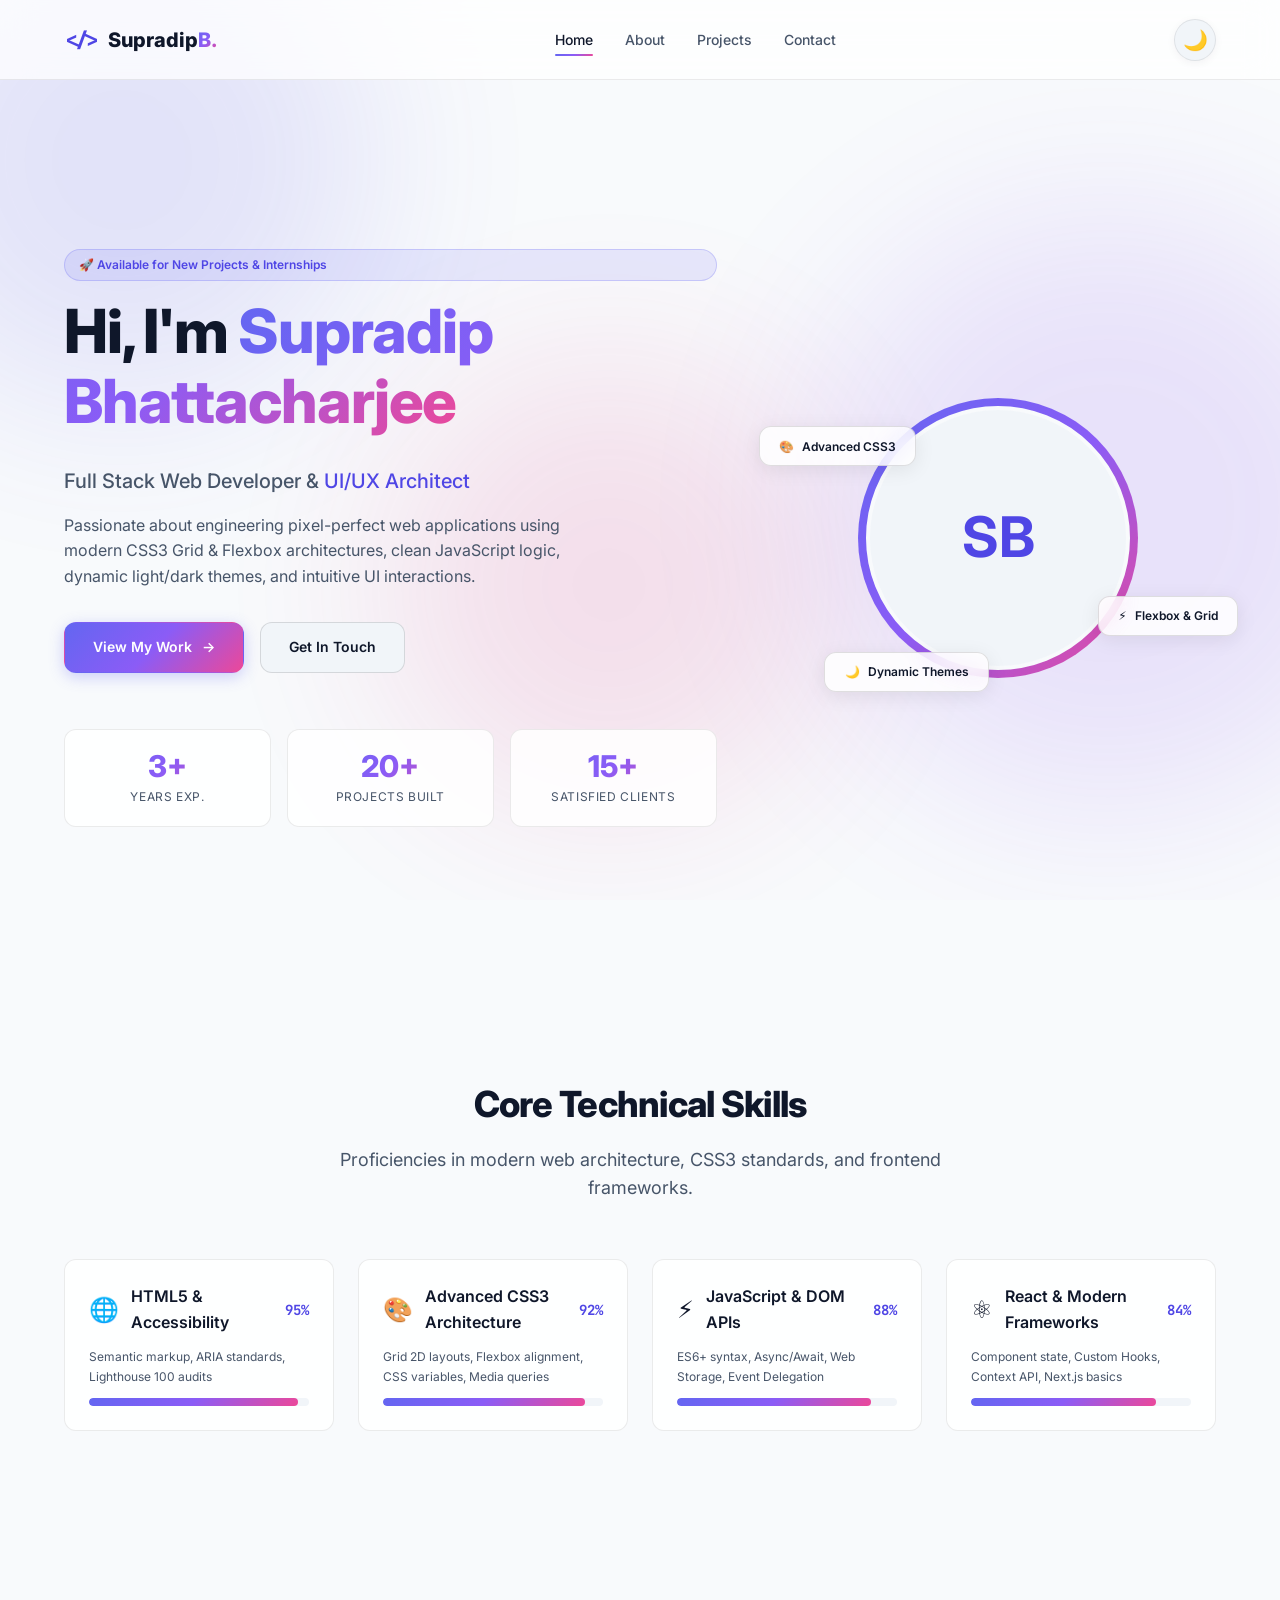
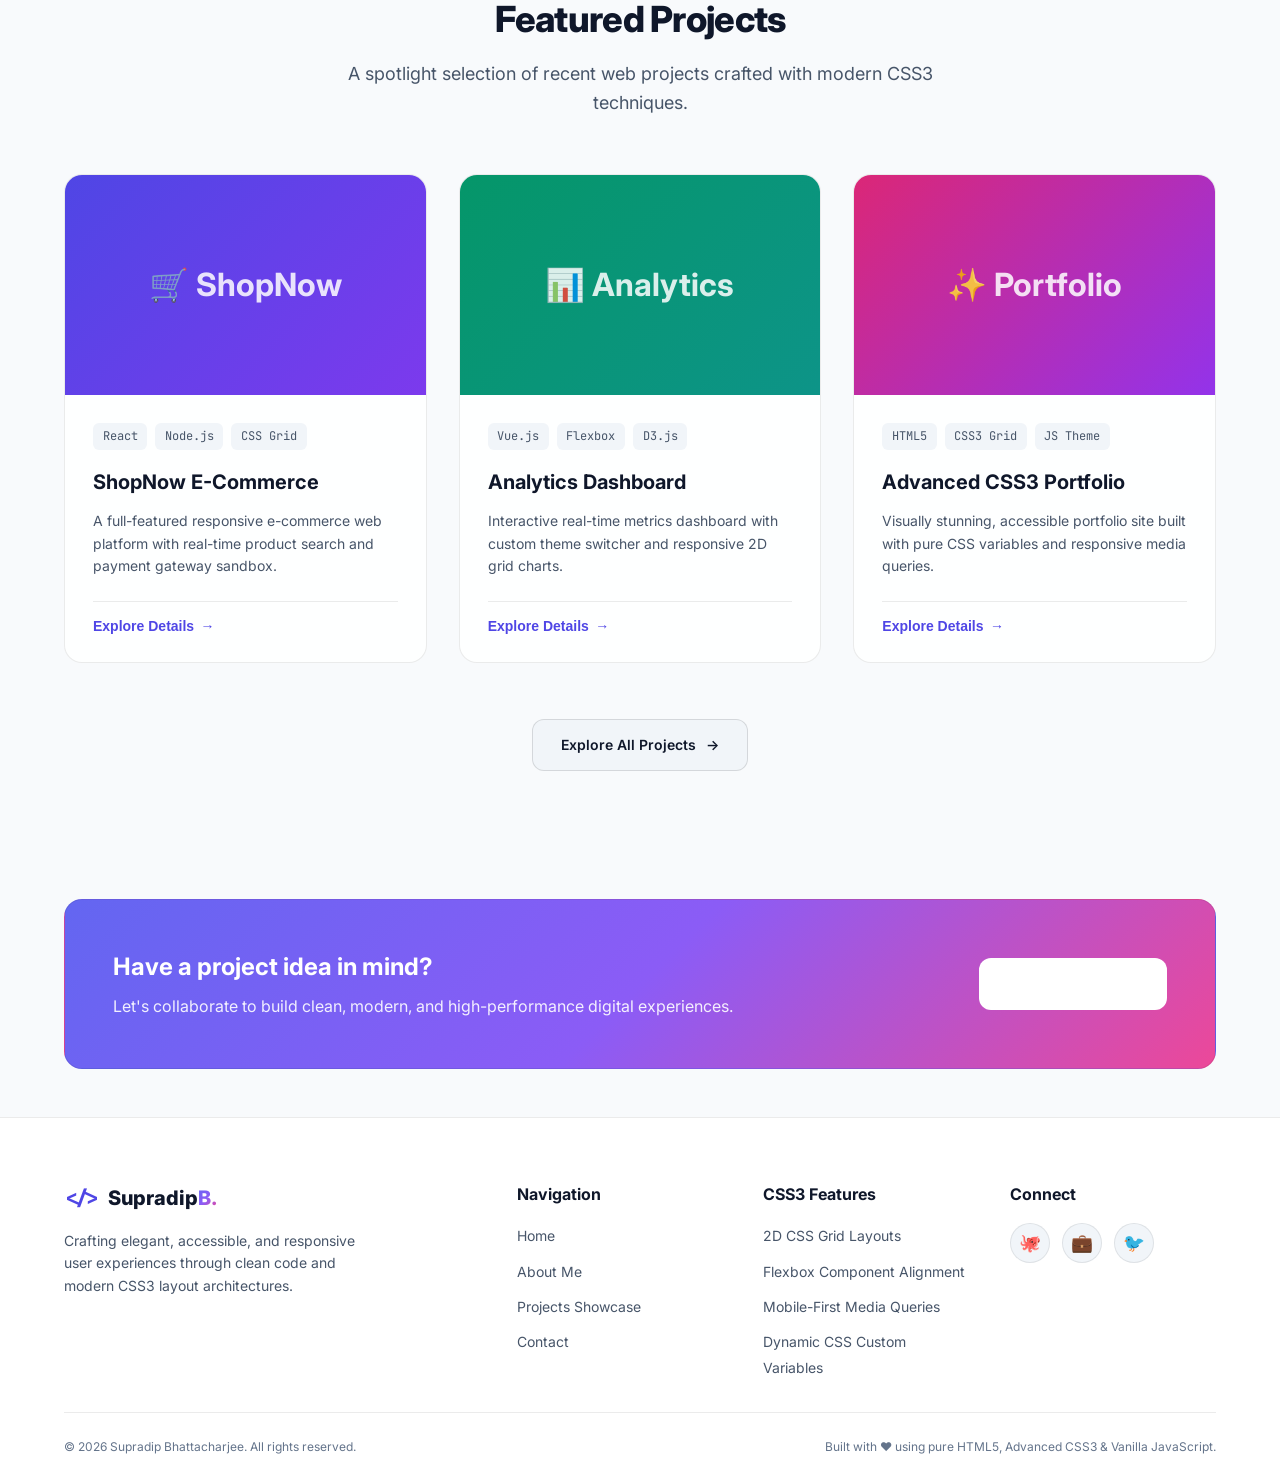
<file: index.html>
<!DOCTYPE html>
<html lang="en" data-theme="dark">
<head>
  <meta charset="UTF-8" />
  <meta name="viewport" content="width=device-width, initial-scale=1.0" />
  <meta name="description" content="Supradip Bhattacharjee — Full Stack Developer & UI/UX Designer. Explore modern CSS3 responsive portfolio, skills, projects, and contact info." />
  <meta name="keywords" content="Supradip Bhattacharjee, CSS3 Grid, Flexbox, Portfolio, Web Developer, Full Stack, UI UX" />
  <meta name="author" content="Supradip Bhattacharjee" />
  <meta property="og:title" content="Supradip Bhattacharjee | Advanced CSS3 Portfolio" />
  <meta property="og:description" content="Full Stack Developer & UI/UX Designer crafting visually stunning, responsive digital experiences." />
  <meta property="og:type" content="website" />
  <title>Supradip Bhattacharjee | Advanced CSS3 Portfolio</title>
  
  <!-- Modern Typography (Google Fonts) -->
  <link rel="preconnect" href="https://fonts.googleapis.com" />
  <link rel="preconnect" href="https://fonts.gstatic.com" crossorigin />
  <link href="https://fonts.googleapis.com/css2?family=Inter:wght@300;400;500;600;700;800&family=JetBrains+Mono:wght@400;500;700&display=swap" rel="stylesheet" />

  <!-- Stylesheets -->
  <link rel="stylesheet" href="css/styles.css" />

  <!-- Theme Handler Script (Prevents flash of unstyled theme) -->
  <script src="js/theme.js"></script>
</head>
<body>

  <!-- Background Ambient Glow Blobs -->
  <div class="bg-ambient" aria-hidden="true">
    <div class="ambient-blob blob-1"></div>
    <div class="ambient-blob blob-2"></div>
    <div class="ambient-blob blob-3"></div>
  </div>

  <!-- Skip Navigation for Accessibility -->
  <a href="#main-content" class="btn btn-primary" style="position: absolute; top: -100px; left: 1rem; z-index: 999; transition: top 0.2s;" onfocus="this.style.top='1rem'" onblur="this.style.top='-100px'">Skip to main content</a>

  <!-- ==========================================================================
       HEADER & NAVIGATION BAR (Flexbox Alignment & Sticky Glass Header)
       ========================================================================== -->
  <header class="site-header" role="banner">
    <div class="container navbar">
      <!-- Brand Logo -->
      <a href="index.html" class="nav-logo" aria-label="Supradip Bhattacharjee Home">
        <span class="logo-code">&lt;/&gt;</span>
        <span>Supradip<span class="logo-accent">B.</span></span>
      </a>

      <!-- Desktop Nav Links (Flexbox) -->
      <nav aria-label="Main Navigation">
        <ul class="nav-menu" role="list">
          <li><a href="index.html" class="nav-link active" aria-current="page">Home</a></li>
          <li><a href="about.html" class="nav-link">About</a></li>
          <li><a href="projects.html" class="nav-link">Projects</a></li>
          <li><a href="contact.html" class="nav-link">Contact</a></li>
        </ul>
      </nav>

      <!-- Navigation Controls (Theme Switcher & Mobile Toggle) -->
      <div class="nav-controls">
        <!-- Dynamic Light/Dark Theme Switcher Toggle -->
        <button class="theme-toggle-btn" aria-label="Toggle Light/Dark Theme" title="Toggle Light/Dark Theme">
          <span class="theme-icon-sun" aria-hidden="true">☀️</span>
          <span class="theme-icon-moon" aria-hidden="true">🌙</span>
        </button>

        <!-- Mobile Hamburger Button -->
        <button class="hamburger" id="hamburger-btn" aria-expanded="false" aria-label="Toggle Mobile Navigation Menu">
          <span class="hamburger-line" aria-hidden="true"></span>
          <span class="hamburger-line" aria-hidden="true"></span>
          <span class="hamburger-line" aria-hidden="true"></span>
        </button>
      </div>
    </div>
  </header>

  <!-- Mobile Drawer Menu -->
  <aside class="mobile-nav" id="mobile-nav" aria-hidden="true">
    <ul class="mobile-nav-links" role="list">
      <li><a href="index.html" class="mobile-nav-link active">Home</a></li>
      <li><a href="about.html" class="mobile-nav-link">About</a></li>
      <li><a href="projects.html" class="mobile-nav-link">Projects</a></li>
      <li><a href="contact.html" class="mobile-nav-link">Contact</a></li>
    </ul>
  </aside>

  <!-- ==========================================================================
       MAIN CONTENT
       ========================================================================== -->
  <main id="main-content" tabindex="-1">

    <!-- ----------------------------------------------------------------------
         1. HERO SECTION (CSS Grid 2D Two-Column Architectural Layout)
         ---------------------------------------------------------------------- -->
    <section class="section hero-section" aria-labelledby="hero-title">
      <div class="container">
        <div class="hero-grid">
          
          <!-- Column 1: Hero Text & Call to Action (Flexbox alignment) -->
          <div class="hero-text flex-column gap-md fade-in-up">
            <div class="badge">
              <span>🚀 Available for New Projects & Internships</span>
            </div>
            
            <h1 id="hero-title" class="section-title" style="font-size: clamp(2.2rem, 5vw, 3.8rem); line-height: 1.15; text-align: left;">
              Hi, I'm <span class="gradient-text">Supradip Bhattacharjee</span>
            </h1>
            
            <p style="font-size: var(--fs-xl); color: var(--text-secondary); font-weight: var(--fw-medium);">
              Full Stack Web Developer &amp; <span style="color: var(--accent-primary);">UI/UX Architect</span>
            </p>
            
            <p style="color: var(--text-secondary); max-width: 540px; font-size: var(--fs-base);">
              Passionate about engineering pixel-perfect web applications using modern CSS3 Grid &amp; Flexbox architectures, clean JavaScript logic, dynamic light/dark themes, and intuitive UI interactions.
            </p>
            
            <!-- Hero CTA Buttons -->
            <div class="flex-wrap gap-md" style="margin-top: 1rem;">
              <a href="projects.html" class="btn btn-primary">
                <span>View My Work</span>
                <span aria-hidden="true">→</span>
              </a>
              <a href="contact.html" class="btn btn-secondary">
                <span>Get In Touch</span>
              </a>
            </div>

            <!-- Stats Grid Component (CSS Grid 2D) -->
            <div class="stats-grid" role="list" aria-label="Career Statistics">
              <div class="stat-card" role="listitem">
                <div class="stat-number" data-target="3" data-suffix="+">3+</div>
                <div class="stat-label">Years Exp.</div>
              </div>
              <div class="stat-card" role="listitem">
                <div class="stat-number" data-target="20" data-suffix="+">20+</div>
                <div class="stat-label">Projects Built</div>
              </div>
              <div class="stat-card" role="listitem">
                <div class="stat-number" data-target="15" data-suffix="+">15+</div>
                <div class="stat-label">Satisfied Clients</div>
              </div>
            </div>
          </div>

          <!-- Column 2: Avatar Visual & Micro-animated Floating Badges -->
          <div class="hero-visual-container fade-in-up delay-2">
            <div class="avatar-wrapper">
              <div class="avatar-fallback">SB</div>
            </div>

            <!-- Floating Glass Badges -->
            <div class="floating-badge floating-badge-1">
              <span>🎨</span> <span>Advanced CSS3</span>
            </div>
            <div class="floating-badge floating-badge-2">
              <span>⚡</span> <span>Flexbox &amp; Grid</span>
            </div>
            <div class="floating-badge floating-badge-3">
              <span>🌙</span> <span>Dynamic Themes</span>
            </div>
          </div>

        </div>
      </div>
    </section>

    <!-- ----------------------------------------------------------------------
         2. CORE SKILLS SECTION (CSS Grid Multi-Column Auto Layout)
         ---------------------------------------------------------------------- -->
    <section class="section" aria-labelledby="skills-title">
      <div class="container">
        <header class="section-header fade-in-up">
          <h2 id="skills-title" class="section-title">Core Technical Skills</h2>
          <p class="section-subtitle">Proficiencies in modern web architecture, CSS3 standards, and frontend frameworks.</p>
        </header>

        <!-- 2D CSS Grid Layout for Skill Cards -->
        <div class="skills-grid" role="list">
          
          <!-- Skill Card 1 -->
          <article class="skill-card fade-in-up delay-1" role="listitem">
            <div class="skill-header">
              <div class="skill-title-wrap">
                <span class="skill-icon" aria-hidden="true">🌐</span>
                <h3 class="skill-name">HTML5 &amp; Accessibility</h3>
              </div>
              <span class="skill-percentage">95%</span>
            </div>
            <p style="font-size: var(--fs-xs); color: var(--text-secondary);">Semantic markup, ARIA standards, Lighthouse 100 audits</p>
            <div class="skill-track">
              <div class="skill-fill" data-target="95%"></div>
            </div>
          </article>

          <!-- Skill Card 2 -->
          <article class="skill-card fade-in-up delay-2" role="listitem">
            <div class="skill-header">
              <div class="skill-title-wrap">
                <span class="skill-icon" aria-hidden="true">🎨</span>
                <h3 class="skill-name">Advanced CSS3 Architecture</h3>
              </div>
              <span class="skill-percentage">92%</span>
            </div>
            <p style="font-size: var(--fs-xs); color: var(--text-secondary);">Grid 2D layouts, Flexbox alignment, CSS variables, Media queries</p>
            <div class="skill-track">
              <div class="skill-fill" data-target="92%"></div>
            </div>
          </article>

          <!-- Skill Card 3 -->
          <article class="skill-card fade-in-up delay-3" role="listitem">
            <div class="skill-header">
              <div class="skill-title-wrap">
                <span class="skill-icon" aria-hidden="true">⚡</span>
                <h3 class="skill-name">JavaScript &amp; DOM APIs</h3>
              </div>
              <span class="skill-percentage">88%</span>
            </div>
            <p style="font-size: var(--fs-xs); color: var(--text-secondary);">ES6+ syntax, Async/Await, Web Storage, Event Delegation</p>
            <div class="skill-track">
              <div class="skill-fill" data-target="88%"></div>
            </div>
          </article>

          <!-- Skill Card 4 -->
          <article class="skill-card fade-in-up delay-4" role="listitem">
            <div class="skill-header">
              <div class="skill-title-wrap">
                <span class="skill-icon" aria-hidden="true">⚛️</span>
                <h3 class="skill-name">React &amp; Modern Frameworks</h3>
              </div>
              <span class="skill-percentage">84%</span>
            </div>
            <p style="font-size: var(--fs-xs); color: var(--text-secondary);">Component state, Custom Hooks, Context API, Next.js basics</p>
            <div class="skill-track">
              <div class="skill-fill" data-target="84%"></div>
            </div>
          </article>

        </div>
      </div>
    </section>

    <!-- ----------------------------------------------------------------------
         3. FEATURED PROJECTS SECTION (CSS Grid 2D Showcase Cards)
         ---------------------------------------------------------------------- -->
    <section class="section" aria-labelledby="featured-projects-title">
      <div class="container">
        <header class="section-header fade-in-up">
          <h2 id="featured-projects-title" class="section-title">Featured Projects</h2>
          <p class="section-subtitle">A spotlight selection of recent web projects crafted with modern CSS3 techniques.</p>
        </header>

        <!-- 2D CSS Grid Layout for Projects Showcase -->
        <div class="projects-grid">
          
          <!-- Project 1 -->
          <article class="project-card fade-in-up delay-1" data-category="fullstack">
            <div class="project-img-box">
              <div class="project-img-placeholder" style="background: linear-gradient(135deg, #4f46e5 0%, #7c3aed 100%);">
                🛒 ShopNow
              </div>
              <div class="project-overlay">
                <button class="btn btn-primary open-modal-btn" data-project-id="shopnow">Quick View</button>
              </div>
            </div>
            <div class="project-content">
              <div class="project-tags">
                <span class="tag-chip">React</span>
                <span class="tag-chip">Node.js</span>
                <span class="tag-chip">CSS Grid</span>
              </div>
              <h3 class="project-title">ShopNow E-Commerce</h3>
              <p class="project-desc">A full-featured responsive e-commerce web platform with real-time product search and payment gateway sandbox.</p>
              <div class="project-footer">
                <button class="project-details-btn open-modal-btn" data-project-id="shopnow">
                  <span>Explore Details</span>
                  <span aria-hidden="true">→</span>
                </button>
              </div>
            </div>
          </article>

          <!-- Project 2 -->
          <article class="project-card fade-in-up delay-2" data-category="frontend">
            <div class="project-img-box">
              <div class="project-img-placeholder" style="background: linear-gradient(135deg, #059669 0%, #0d9488 100%);">
                📊 Analytics
              </div>
              <div class="project-overlay">
                <button class="btn btn-primary open-modal-btn" data-project-id="analytics">Quick View</button>
              </div>
            </div>
            <div class="project-content">
              <div class="project-tags">
                <span class="tag-chip">Vue.js</span>
                <span class="tag-chip">Flexbox</span>
                <span class="tag-chip">D3.js</span>
              </div>
              <h3 class="project-title">Analytics Dashboard</h3>
              <p class="project-desc">Interactive real-time metrics dashboard with custom theme switcher and responsive 2D grid charts.</p>
              <div class="project-footer">
                <button class="project-details-btn open-modal-btn" data-project-id="analytics">
                  <span>Explore Details</span>
                  <span aria-hidden="true">→</span>
                </button>
              </div>
            </div>
          </article>

          <!-- Project 3 -->
          <article class="project-card fade-in-up delay-3" data-category="uiux">
            <div class="project-img-box">
              <div class="project-img-placeholder" style="background: linear-gradient(135deg, #db2777 0%, #9333ea 100%);">
                ✨ Portfolio
              </div>
              <div class="project-overlay">
                <button class="btn btn-primary open-modal-btn" data-project-id="portfolio">Quick View</button>
              </div>
            </div>
            <div class="project-content">
              <div class="project-tags">
                <span class="tag-chip">HTML5</span>
                <span class="tag-chip">CSS3 Grid</span>
                <span class="tag-chip">JS Theme</span>
              </div>
              <h3 class="project-title">Advanced CSS3 Portfolio</h3>
              <p class="project-desc">Visually stunning, accessible portfolio site built with pure CSS variables and responsive media queries.</p>
              <div class="project-footer">
                <button class="project-details-btn open-modal-btn" data-project-id="portfolio">
                  <span>Explore Details</span>
                  <span aria-hidden="true">→</span>
                </button>
              </div>
            </div>
          </article>

        </div>

        <!-- Section CTA Button -->
        <div style="text-align: center; margin-top: 3.5rem;">
          <a href="projects.html" class="btn btn-secondary">
            <span>Explore All Projects</span>
            <span aria-hidden="true">→</span>
          </a>
        </div>

      </div>
    </section>

    <!-- ----------------------------------------------------------------------
         4. CALL TO ACTION BANNER (Glassmorphism & Flexbox Alignment)
         ---------------------------------------------------------------------- -->
    <section class="section" style="padding: 3rem 0;">
      <div class="container">
        <div class="glass-card flex-between flex-wrap gap-lg" style="background: var(--gradient-accent); color: #ffffff; padding: 3rem;">
          <div>
            <h2 style="font-size: var(--fs-2xl); font-weight: var(--fw-bold); margin-bottom: 0.5rem; color: #ffffff;">Have a project idea in mind?</h2>
            <p style="color: rgba(255, 255, 255, 0.9); font-size: var(--fs-base);">Let's collaborate to build clean, modern, and high-performance digital experiences.</p>
          </div>
          <a href="contact.html" class="btn" style="background: #ffffff; color: var(--text-inverse); font-weight: var(--fw-bold);">
            Let's Talk Together
          </a>
        </div>
      </div>
    </section>

  </main>

  <!-- ==========================================================================
       PROJECT MODAL WINDOW (Accessible Dialog Component)
       ========================================================================== -->
  <div class="modal-backdrop" id="project-modal" role="dialog" aria-modal="true" aria-labelledby="modal-title">
    <div class="modal-box">
      <button class="modal-close-btn" id="modal-close" aria-label="Close Project Modal Window">✕</button>
      
      <span class="badge" id="modal-category">Project Category</span>
      <h2 id="modal-title" style="margin: 0.75rem 0 1rem 0; font-size: var(--fs-2xl);">Project Details</h2>
      
      <p id="modal-desc" style="color: var(--text-secondary); font-size: var(--fs-base); margin-bottom: 1.5rem;">Project details description text will load here.</p>
      
      <div style="margin-bottom: 1.5rem;">
        <h4 style="font-size: var(--fs-sm); text-transform: uppercase; color: var(--text-muted); margin-bottom: 0.75rem;">Technologies Used</h4>
        <div id="modal-tags" class="project-tags"></div>
      </div>

      <div style="margin-bottom: 2rem;">
        <h4 style="font-size: var(--fs-sm); text-transform: uppercase; color: var(--text-muted); margin-bottom: 0.75rem;">Key Architecture Features</h4>
        <ul id="modal-features" style="list-style: none; display: flex; flex-direction: column; gap: 0.5rem; font-size: var(--fs-sm); color: var(--text-secondary);"></ul>
      </div>

      <div class="flex-wrap gap-md">
        <a id="modal-demo-link" href="#" target="_blank" class="btn btn-primary">Live Demo</a>
        <a id="modal-repo-link" href="#" target="_blank" class="btn btn-secondary">GitHub Source</a>
      </div>
    </div>
  </div>

  <!-- Back To Top Floating Scroll Button -->
  <button class="back-to-top" id="back-to-top" aria-label="Scroll back to top of page">↑</button>

  <!-- ==========================================================================
       FOOTER (CSS Grid Multi-Column Responsive Architecture)
       ========================================================================== -->
  <footer class="site-footer" role="contentinfo">
    <div class="container">
      <div class="footer-grid">
        
        <!-- Column 1: Brand Info -->
        <div class="footer-brand">
          <a href="index.html" class="nav-logo">
            <span class="logo-code">&lt;/&gt;</span>
            <span>Supradip<span class="logo-accent">B.</span></span>
          </a>
          <p class="footer-desc">
            Crafting elegant, accessible, and responsive user experiences through clean code and modern CSS3 layout architectures.
          </p>
        </div>

        <!-- Column 2: Quick Links -->
        <div>
          <h4 class="footer-col-title">Navigation</h4>
          <ul class="footer-links">
            <li><a href="index.html" class="footer-link">Home</a></li>
            <li><a href="about.html" class="footer-link">About Me</a></li>
            <li><a href="projects.html" class="footer-link">Projects Showcase</a></li>
            <li><a href="contact.html" class="footer-link">Contact</a></li>
          </ul>
        </div>

        <!-- Column 3: Tech Stack -->
        <div>
          <h4 class="footer-col-title">CSS3 Features</h4>
          <ul class="footer-links">
            <li><span class="footer-link">2D CSS Grid Layouts</span></li>
            <li><span class="footer-link">Flexbox Component Alignment</span></li>
            <li><span class="footer-link">Mobile-First Media Queries</span></li>
            <li><span class="footer-link">Dynamic CSS Custom Variables</span></li>
          </ul>
        </div>

        <!-- Column 4: Social Connect -->
        <div>
          <h4 class="footer-col-title">Connect</h4>
          <div class="social-links">
            <a href="https://github.com" target="_blank" class="social-icon-btn" aria-label="GitHub Profile">🐙</a>
            <a href="https://linkedin.com" target="_blank" class="social-icon-btn" aria-label="LinkedIn Profile">💼</a>
            <a href="https://twitter.com" target="_blank" class="social-icon-btn" aria-label="Twitter Profile">🐦</a>
          </div>
        </div>

      </div>

      <!-- Footer Bottom Copyright -->
      <div class="footer-bottom">
        <p>&copy; <span id="year"></span> Supradip Bhattacharjee. All rights reserved.</p>
        <p>Built with ❤️ using pure HTML5, Advanced CSS3 &amp; Vanilla JavaScript.</p>
      </div>
    </div>
  </footer>

  <!-- Scripts -->
  <script src="js/main.js"></script>
</body>
</html>
</file>
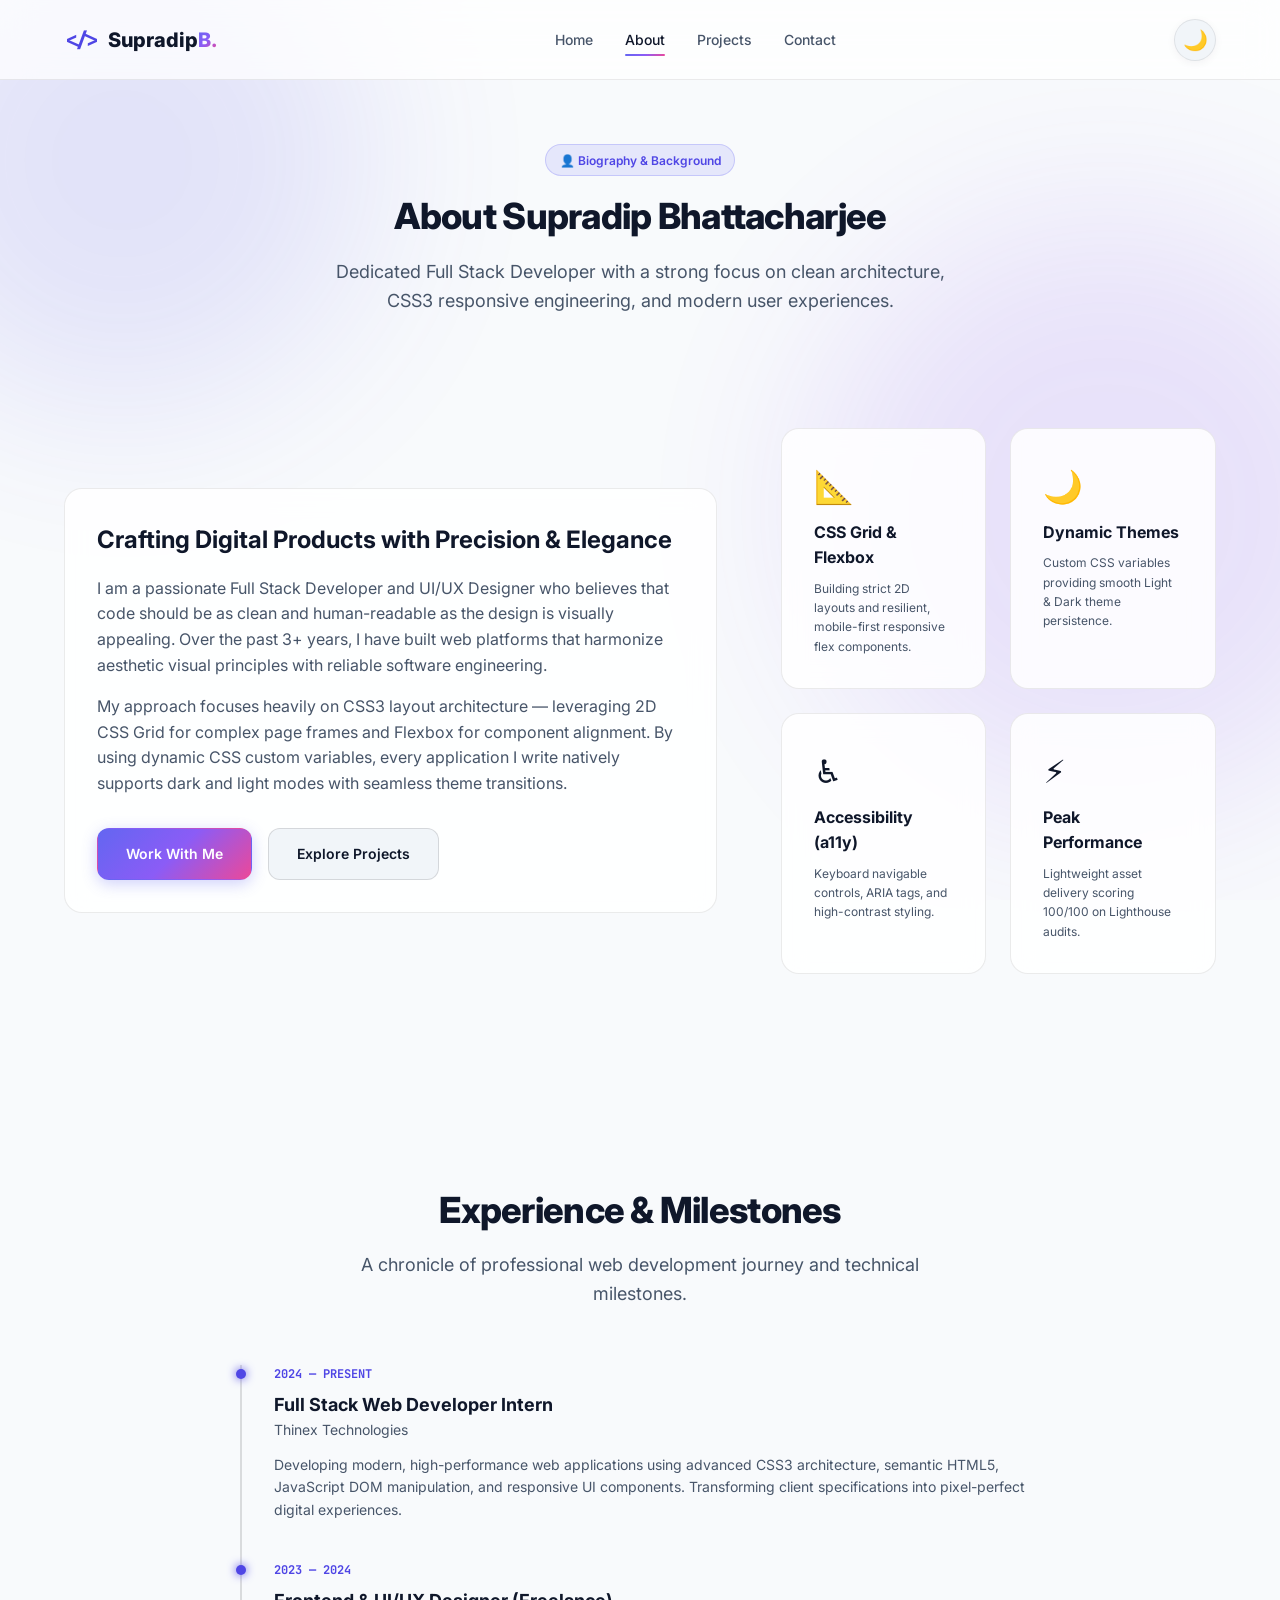
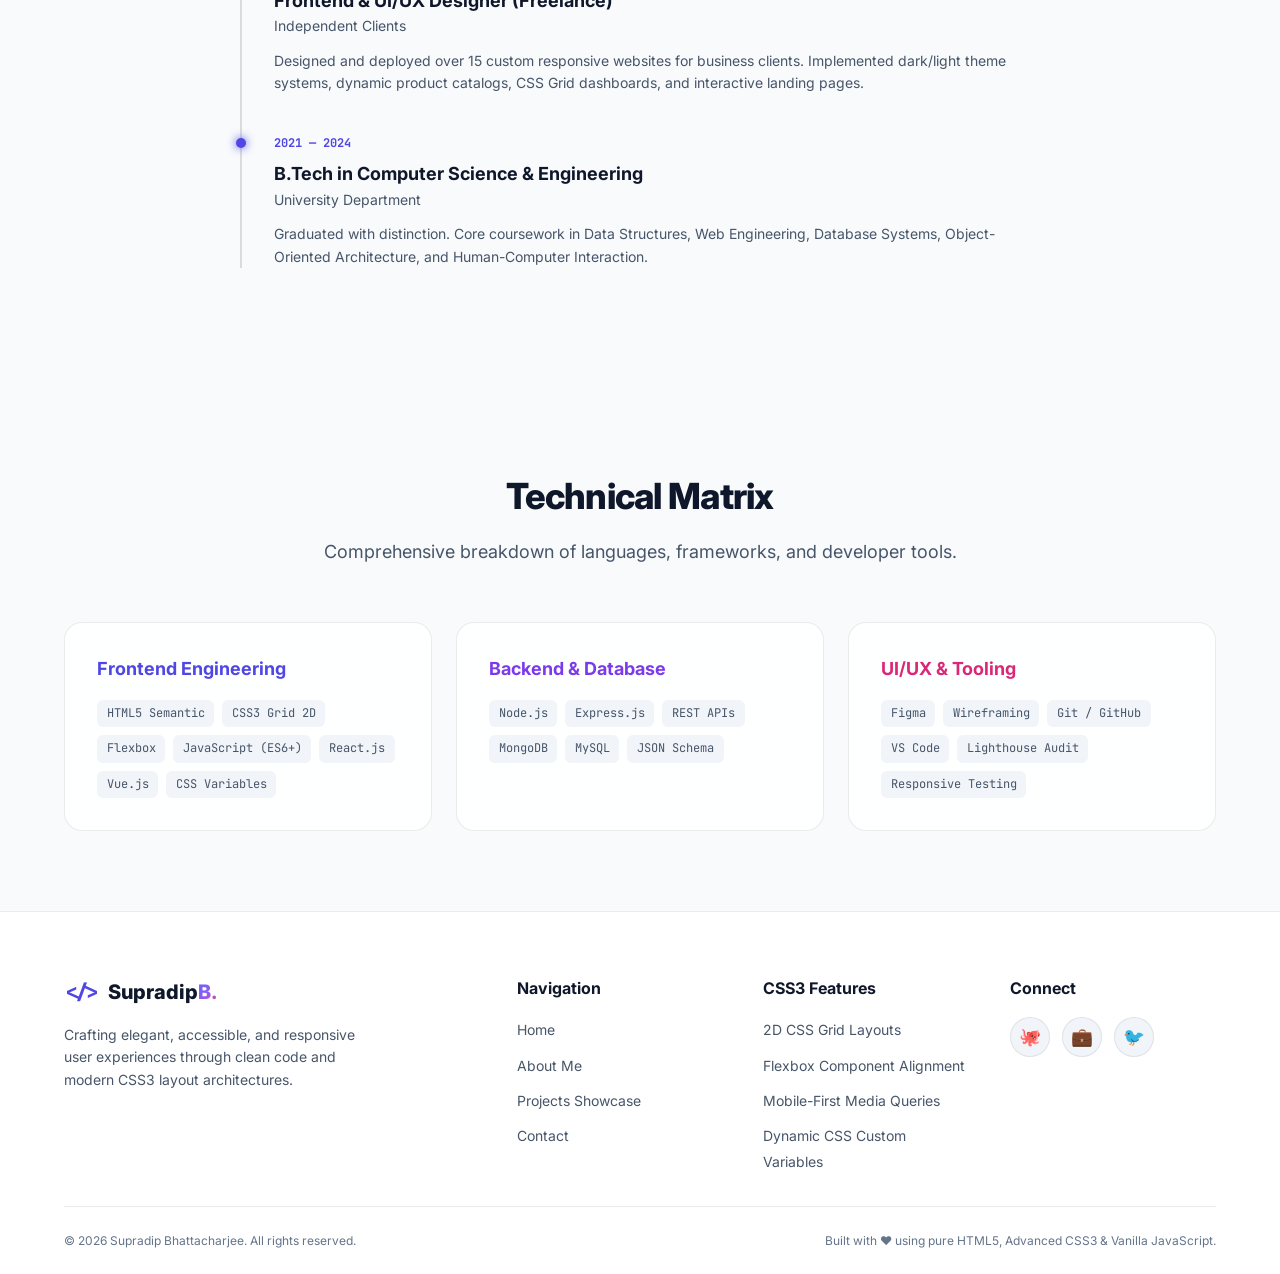
<file: about.html>
<!DOCTYPE html>
<html lang="en" data-theme="dark">
<head>
  <meta charset="UTF-8" />
  <meta name="viewport" content="width=device-width, initial-scale=1.0" />
  <meta name="description" content="About Supradip Bhattacharjee — Experience, education, web development background, and core philosophy." />
  <meta name="keywords" content="Supradip Bhattacharjee, About, Web Developer, CSS3 Grid, Flexbox, Full Stack Developer" />
  <meta name="author" content="Supradip Bhattacharjee" />
  <title>About Me | Supradip Bhattacharjee Portfolio</title>
  
  <!-- Modern Typography -->
  <link rel="preconnect" href="https://fonts.googleapis.com" />
  <link rel="preconnect" href="https://fonts.gstatic.com" crossorigin />
  <link href="https://fonts.googleapis.com/css2?family=Inter:wght@300;400;500;600;700;800&family=JetBrains+Mono:wght@400;500;700&display=swap" rel="stylesheet" />

  <!-- Stylesheets -->
  <link rel="stylesheet" href="css/styles.css" />

  <!-- Theme Handler Script -->
  <script src="js/theme.js"></script>
</head>
<body>

  <!-- Background Ambient Glow Blobs -->
  <div class="bg-ambient" aria-hidden="true">
    <div class="ambient-blob blob-1"></div>
    <div class="ambient-blob blob-2"></div>
  </div>

  <a href="#main-content" class="btn btn-primary" style="position: absolute; top: -100px; left: 1rem; z-index: 999; transition: top 0.2s;" onfocus="this.style.top='1rem'" onblur="this.style.top='-100px'">Skip to main content</a>

  <!-- ==========================================================================
       HEADER & NAVIGATION BAR
       ========================================================================== -->
  <header class="site-header" role="banner">
    <div class="container navbar">
      <a href="index.html" class="nav-logo" aria-label="Supradip Bhattacharjee Home">
        <span class="logo-code">&lt;/&gt;</span>
        <span>Supradip<span class="logo-accent">B.</span></span>
      </a>

      <nav aria-label="Main Navigation">
        <ul class="nav-menu" role="list">
          <li><a href="index.html" class="nav-link">Home</a></li>
          <li><a href="about.html" class="nav-link active" aria-current="page">About</a></li>
          <li><a href="projects.html" class="nav-link">Projects</a></li>
          <li><a href="contact.html" class="nav-link">Contact</a></li>
        </ul>
      </nav>

      <div class="nav-controls">
        <button class="theme-toggle-btn" aria-label="Toggle Light/Dark Theme">
          <span class="theme-icon-sun" aria-hidden="true">☀️</span>
          <span class="theme-icon-moon" aria-hidden="true">🌙</span>
        </button>

        <button class="hamburger" id="hamburger-btn" aria-expanded="false" aria-label="Toggle Navigation Menu">
          <span class="hamburger-line" aria-hidden="true"></span>
          <span class="hamburger-line" aria-hidden="true"></span>
          <span class="hamburger-line" aria-hidden="true"></span>
        </button>
      </div>
    </div>
  </header>

  <!-- Mobile Menu Drawer -->
  <aside class="mobile-nav" id="mobile-nav" aria-hidden="true">
    <ul class="mobile-nav-links" role="list">
      <li><a href="index.html" class="mobile-nav-link">Home</a></li>
      <li><a href="about.html" class="mobile-nav-link active">About</a></li>
      <li><a href="projects.html" class="mobile-nav-link">Projects</a></li>
      <li><a href="contact.html" class="mobile-nav-link">Contact</a></li>
    </ul>
  </aside>

  <!-- ==========================================================================
       MAIN CONTENT
       ========================================================================== -->
  <main id="main-content" tabindex="-1">

    <!-- PAGE HEADER -->
    <section class="section" style="padding: 4rem 0 2rem 0;">
      <div class="container">
        <header class="section-header fade-in-up" style="margin-bottom: 2rem;">
          <span class="badge" style="margin-bottom: 0.75rem;">👤 Biography &amp; Background</span>
          <h1 class="section-title">About Supradip Bhattacharjee</h1>
          <p class="section-subtitle">Dedicated Full Stack Developer with a strong focus on clean architecture, CSS3 responsive engineering, and modern user experiences.</p>
        </header>
      </div>
    </section>

    <!-- BIOGRAPHY & ARCHITECTURE PHILOSOPHY (CSS Grid 2D) -->
    <section class="section" style="padding-top: 0;">
      <div class="container">
        <div class="hero-grid" style="min-height: auto;">
          
          <div class="glass-card flex-column gap-md fade-in-up">
            <h2 style="font-size: var(--fs-2xl); font-weight: var(--fw-bold); color: var(--text-primary);">
              Crafting Digital Products with Precision &amp; Elegance
            </h2>
            <p style="color: var(--text-secondary);">
              I am a passionate Full Stack Developer and UI/UX Designer who believes that code should be as clean and human-readable as the design is visually appealing. Over the past 3+ years, I have built web platforms that harmonize aesthetic visual principles with reliable software engineering.
            </p>
            <p style="color: var(--text-secondary);">
              My approach focuses heavily on CSS3 layout architecture — leveraging 2D CSS Grid for complex page frames and Flexbox for component alignment. By using dynamic CSS custom variables, every application I write natively supports dark and light modes with seamless theme transitions.
            </p>
            
            <div class="flex-wrap gap-md" style="margin-top: 1rem;">
              <a href="contact.html" class="btn btn-primary">Work With Me</a>
              <a href="projects.html" class="btn btn-secondary">Explore Projects</a>
            </div>
          </div>

          <!-- Key Principles Grid -->
          <div class="skills-grid" style="grid-template-columns: repeat(2, 1fr);">
            <div class="glass-card flex-column gap-sm">
              <span style="font-size: 2rem;">📐</span>
              <h3 style="font-size: var(--fs-base); font-weight: var(--fw-bold);">CSS Grid &amp; Flexbox</h3>
              <p style="font-size: var(--fs-xs); color: var(--text-secondary);">Building strict 2D layouts and resilient, mobile-first responsive flex components.</p>
            </div>

            <div class="glass-card flex-column gap-sm">
              <span style="font-size: 2rem;">🌙</span>
              <h3 style="font-size: var(--fs-base); font-weight: var(--fw-bold);">Dynamic Themes</h3>
              <p style="font-size: var(--fs-xs); color: var(--text-secondary);">Custom CSS variables providing smooth Light &amp; Dark theme persistence.</p>
            </div>

            <div class="glass-card flex-column gap-sm">
              <span style="font-size: 2rem;">♿</span>
              <h3 style="font-size: var(--fs-base); font-weight: var(--fw-bold);">Accessibility (a11y)</h3>
              <p style="font-size: var(--fs-xs); color: var(--text-secondary);">Keyboard navigable controls, ARIA tags, and high-contrast styling.</p>
            </div>

            <div class="glass-card flex-column gap-sm">
              <span style="font-size: 2rem;">⚡</span>
              <h3 style="font-size: var(--fs-base); font-weight: var(--fw-bold);">Peak Performance</h3>
              <p style="font-size: var(--fs-xs); color: var(--text-secondary);">Lightweight asset delivery scoring 100/100 on Lighthouse audits.</p>
            </div>
          </div>

        </div>
      </div>
    </section>

    <!-- EXPERIENCE & EDUCATION TIMELINE (Grid 2D Timeline Component) -->
    <section class="section" aria-labelledby="timeline-title">
      <div class="container">
        <header class="section-header fade-in-up">
          <h2 id="timeline-title" class="section-title">Experience &amp; Milestones</h2>
          <p class="section-subtitle">A chronicle of professional web development journey and technical milestones.</p>
        </header>

        <div class="timeline fade-in-up delay-1">
          
          <!-- Item 1 -->
          <article class="timeline-item">
            <div class="timeline-date">2024 — PRESENT</div>
            <h3 class="timeline-role">Full Stack Web Developer Intern</h3>
            <div class="timeline-company">Thinex Technologies</div>
            <p class="timeline-desc">
              Developing modern, high-performance web applications using advanced CSS3 architecture, semantic HTML5, JavaScript DOM manipulation, and responsive UI components. Transforming client specifications into pixel-perfect digital experiences.
            </p>
          </article>

          <!-- Item 2 -->
          <article class="timeline-item">
            <div class="timeline-date">2023 — 2024</div>
            <h3 class="timeline-role">Frontend &amp; UI/UX Designer (Freelance)</h3>
            <div class="timeline-company">Independent Clients</div>
            <p class="timeline-desc">
              Designed and deployed over 15 custom responsive websites for business clients. Implemented dark/light theme systems, dynamic product catalogs, CSS Grid dashboards, and interactive landing pages.
            </p>
          </article>

          <!-- Item 3 -->
          <article class="timeline-item">
            <div class="timeline-date">2021 — 2024</div>
            <h3 class="timeline-role">B.Tech in Computer Science &amp; Engineering</h3>
            <div class="timeline-company">University Department</div>
            <p class="timeline-desc">
              Graduated with distinction. Core coursework in Data Structures, Web Engineering, Database Systems, Object-Oriented Architecture, and Human-Computer Interaction.
            </p>
          </article>

        </div>
      </div>
    </section>

    <!-- DETAILED TECHNICAL MATRIX -->
    <section class="section" aria-labelledby="tech-matrix-title">
      <div class="container">
        <header class="section-header fade-in-up">
          <h2 id="tech-matrix-title" class="section-title">Technical Matrix</h2>
          <p class="section-subtitle">Comprehensive breakdown of languages, frameworks, and developer tools.</p>
        </header>

        <div class="skills-grid" style="grid-template-columns: repeat(auto-fit, minmax(260px, 1fr));">
          
          <!-- Category 1 -->
          <div class="glass-card">
            <h3 style="font-size: var(--fs-lg); font-weight: var(--fw-bold); margin-bottom: 1rem; color: var(--accent-primary);">
              Frontend Engineering
            </h3>
            <div class="flex-wrap gap-sm">
              <span class="tag-chip">HTML5 Semantic</span>
              <span class="tag-chip">CSS3 Grid 2D</span>
              <span class="tag-chip">Flexbox</span>
              <span class="tag-chip">JavaScript (ES6+)</span>
              <span class="tag-chip">React.js</span>
              <span class="tag-chip">Vue.js</span>
              <span class="tag-chip">CSS Variables</span>
            </div>
          </div>

          <!-- Category 2 -->
          <div class="glass-card">
            <h3 style="font-size: var(--fs-lg); font-weight: var(--fw-bold); margin-bottom: 1rem; color: var(--accent-secondary);">
              Backend &amp; Database
            </h3>
            <div class="flex-wrap gap-sm">
              <span class="tag-chip">Node.js</span>
              <span class="tag-chip">Express.js</span>
              <span class="tag-chip">REST APIs</span>
              <span class="tag-chip">MongoDB</span>
              <span class="tag-chip">MySQL</span>
              <span class="tag-chip">JSON Schema</span>
            </div>
          </div>

          <!-- Category 3 -->
          <div class="glass-card">
            <h3 style="font-size: var(--fs-lg); font-weight: var(--fw-bold); margin-bottom: 1rem; color: var(--accent-tertiary);">
              UI/UX &amp; Tooling
            </h3>
            <div class="flex-wrap gap-sm">
              <span class="tag-chip">Figma</span>
              <span class="tag-chip">Wireframing</span>
              <span class="tag-chip">Git / GitHub</span>
              <span class="tag-chip">VS Code</span>
              <span class="tag-chip">Lighthouse Audit</span>
              <span class="tag-chip">Responsive Testing</span>
            </div>
          </div>

        </div>
      </div>
    </section>

  </main>

  <button class="back-to-top" id="back-to-top" aria-label="Scroll back to top">↑</button>

  <!-- ==========================================================================
       FOOTER
       ========================================================================== -->
  <footer class="site-footer" role="contentinfo">
    <div class="container">
      <div class="footer-grid">
        <div class="footer-brand">
          <a href="index.html" class="nav-logo">
            <span class="logo-code">&lt;/&gt;</span>
            <span>Supradip<span class="logo-accent">B.</span></span>
          </a>
          <p class="footer-desc">
            Crafting elegant, accessible, and responsive user experiences through clean code and modern CSS3 layout architectures.
          </p>
        </div>

        <div>
          <h4 class="footer-col-title">Navigation</h4>
          <ul class="footer-links">
            <li><a href="index.html" class="footer-link">Home</a></li>
            <li><a href="about.html" class="footer-link">About Me</a></li>
            <li><a href="projects.html" class="footer-link">Projects Showcase</a></li>
            <li><a href="contact.html" class="footer-link">Contact</a></li>
          </ul>
        </div>

        <div>
          <h4 class="footer-col-title">CSS3 Features</h4>
          <ul class="footer-links">
            <li><span class="footer-link">2D CSS Grid Layouts</span></li>
            <li><span class="footer-link">Flexbox Component Alignment</span></li>
            <li><span class="footer-link">Mobile-First Media Queries</span></li>
            <li><span class="footer-link">Dynamic CSS Custom Variables</span></li>
          </ul>
        </div>

        <div>
          <h4 class="footer-col-title">Connect</h4>
          <div class="social-links">
            <a href="https://github.com" target="_blank" class="social-icon-btn" aria-label="GitHub Profile">🐙</a>
            <a href="https://linkedin.com" target="_blank" class="social-icon-btn" aria-label="LinkedIn Profile">💼</a>
            <a href="https://twitter.com" target="_blank" class="social-icon-btn" aria-label="Twitter Profile">🐦</a>
          </div>
        </div>
      </div>

      <div class="footer-bottom">
        <p>&copy; <span id="year"></span> Supradip Bhattacharjee. All rights reserved.</p>
        <p>Built with ❤️ using pure HTML5, Advanced CSS3 &amp; Vanilla JavaScript.</p>
      </div>
    </div>
  </footer>

  <script src="js/main.js"></script>
</body>
</html>
</file>
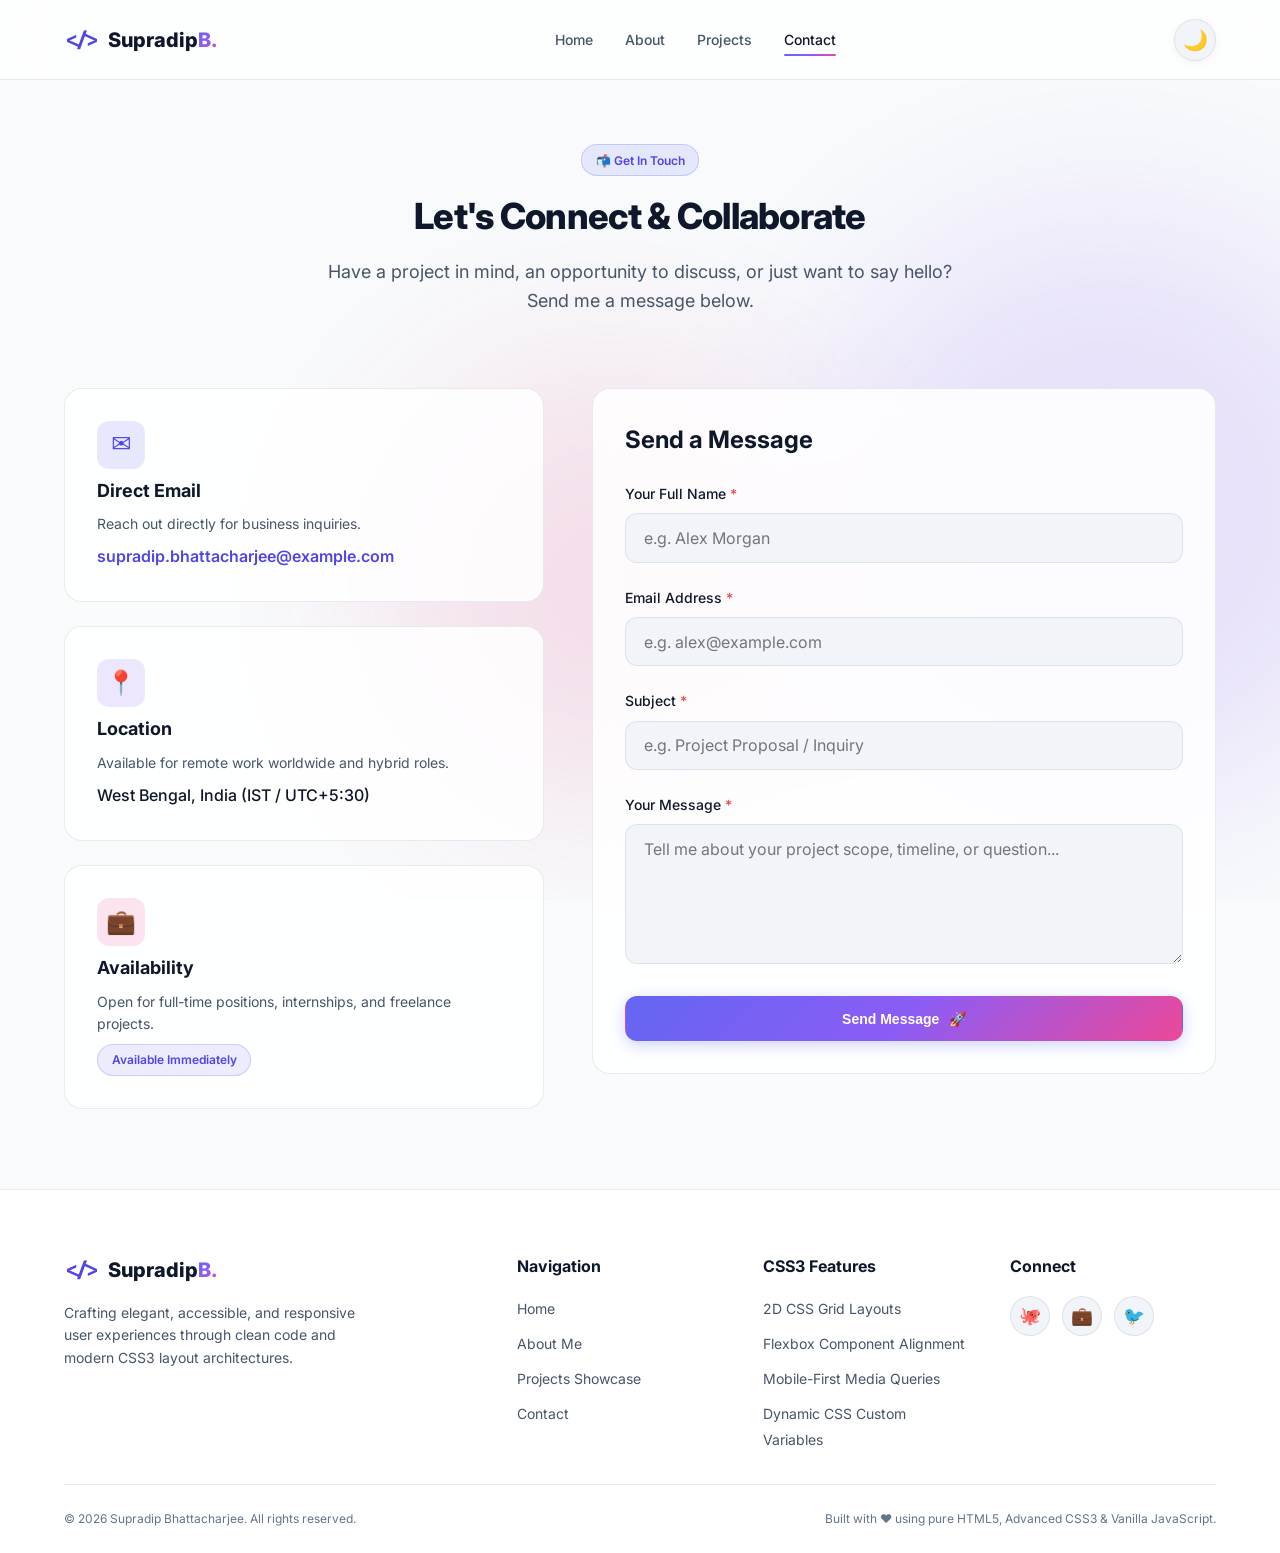
<file: contact.html>
<!DOCTYPE html>
<html lang="en" data-theme="dark">
<head>
  <meta charset="UTF-8" />
  <meta name="viewport" content="width=device-width, initial-scale=1.0" />
  <meta name="description" content="Contact Supradip Bhattacharjee — Send a message for project inquiries, freelance work, or collaboration." />
  <meta name="keywords" content="Supradip Bhattacharjee, Contact, Inquiries, Hire Web Developer, Full Stack Developer" />
  <meta name="author" content="Supradip Bhattacharjee" />
  <title>Contact Me | Supradip Bhattacharjee Portfolio</title>
  
  <!-- Modern Typography -->
  <link rel="preconnect" href="https://fonts.googleapis.com" />
  <link rel="preconnect" href="https://fonts.gstatic.com" crossorigin />
  <link href="https://fonts.googleapis.com/css2?family=Inter:wght@300;400;500;600;700;800&family=JetBrains+Mono:wght@400;500;700&display=swap" rel="stylesheet" />

  <!-- Stylesheets -->
  <link rel="stylesheet" href="css/styles.css" />

  <!-- Theme Handler Script -->
  <script src="js/theme.js"></script>

  <style>
    /* Toast Notification Styling */
    .toast {
      position: fixed;
      bottom: 2rem;
      left: 50%;
      transform: translateX(-50%) translateY(100px);
      background-color: var(--accent-success);
      color: #ffffff;
      padding: 1rem 2rem;
      border-radius: var(--radius-full);
      box-shadow: var(--shadow-lg);
      font-weight: var(--fw-semibold);
      font-size: var(--fs-sm);
      display: flex;
      align-items: center;
      gap: 0.75rem;
      z-index: 1000;
      opacity: 0;
      transition: all var(--transition-bounce);
    }
    .toast.active {
      opacity: 1;
      transform: translateX(-50%) translateY(0);
    }
  </style>
</head>
<body>

  <!-- Background Ambient Glow Blobs -->
  <div class="bg-ambient" aria-hidden="true">
    <div class="ambient-blob blob-2"></div>
    <div class="ambient-blob blob-3"></div>
  </div>

  <a href="#main-content" class="btn btn-primary" style="position: absolute; top: -100px; left: 1rem; z-index: 999; transition: top 0.2s;" onfocus="this.style.top='1rem'" onblur="this.style.top='-100px'">Skip to main content</a>

  <!-- ==========================================================================
       HEADER & NAVIGATION BAR
       ========================================================================== -->
  <header class="site-header" role="banner">
    <div class="container navbar">
      <a href="index.html" class="nav-logo" aria-label="Supradip Bhattacharjee Home">
        <span class="logo-code">&lt;/&gt;</span>
        <span>Supradip<span class="logo-accent">B.</span></span>
      </a>

      <nav aria-label="Main Navigation">
        <ul class="nav-menu" role="list">
          <li><a href="index.html" class="nav-link">Home</a></li>
          <li><a href="about.html" class="nav-link">About</a></li>
          <li><a href="projects.html" class="nav-link">Projects</a></li>
          <li><a href="contact.html" class="nav-link active" aria-current="page">Contact</a></li>
        </ul>
      </nav>

      <div class="nav-controls">
        <button class="theme-toggle-btn" aria-label="Toggle Light/Dark Theme">
          <span class="theme-icon-sun" aria-hidden="true">☀️</span>
          <span class="theme-icon-moon" aria-hidden="true">🌙</span>
        </button>

        <button class="hamburger" id="hamburger-btn" aria-expanded="false" aria-label="Toggle Navigation Menu">
          <span class="hamburger-line" aria-hidden="true"></span>
          <span class="hamburger-line" aria-hidden="true"></span>
          <span class="hamburger-line" aria-hidden="true"></span>
        </button>
      </div>
    </div>
  </header>

  <!-- Mobile Drawer Menu -->
  <aside class="mobile-nav" id="mobile-nav" aria-hidden="true">
    <ul class="mobile-nav-links" role="list">
      <li><a href="index.html" class="mobile-nav-link">Home</a></li>
      <li><a href="about.html" class="mobile-nav-link">About</a></li>
      <li><a href="projects.html" class="mobile-nav-link">Projects</a></li>
      <li><a href="contact.html" class="mobile-nav-link active">Contact</a></li>
    </ul>
  </aside>

  <!-- ==========================================================================
       MAIN CONTENT
       ========================================================================== -->
  <main id="main-content" tabindex="-1">

    <!-- PAGE HEADER SECTION -->
    <section class="section" style="padding: 4rem 0 2rem 0;">
      <div class="container">
        <header class="section-header fade-in-up" style="margin-bottom: 2.5rem;">
          <span class="badge" style="margin-bottom: 0.75rem;">📬 Get In Touch</span>
          <h1 class="section-title">Let's Connect &amp; Collaborate</h1>
          <p class="section-subtitle">Have a project in mind, an opportunity to discuss, or just want to say hello? Send me a message below.</p>
        </header>
      </div>
    </section>

    <!-- CONTACT GRID SECTION (CSS Grid 2D Two-Column Form + Info Layout) -->
    <section class="section" style="padding-top: 0;">
      <div class="container">
        
        <div class="contact-grid">
          
          <!-- Column 1: Direct Contact Info Cards (Flexbox) -->
          <div class="flex-column gap-lg fade-in-up">
            
            <div class="glass-card flex-column gap-sm">
              <div class="flex-center" style="width: 48px; height: 48px; border-radius: var(--radius-md); background: rgba(99, 102, 241, 0.15); color: var(--accent-primary); font-size: 1.5rem;">
                ✉️
              </div>
              <h3 style="font-size: var(--fs-lg); font-weight: var(--fw-bold);">Direct Email</h3>
              <p style="color: var(--text-secondary); font-size: var(--fs-sm);">Reach out directly for business inquiries.</p>
              <a href="mailto:supradip.bhattacharjee@example.com" style="color: var(--accent-primary); font-weight: var(--fw-semibold); text-decoration: none; word-break: break-all;">
                supradip.bhattacharjee@example.com
              </a>
            </div>

            <div class="glass-card flex-column gap-sm">
              <div class="flex-center" style="width: 48px; height: 48px; border-radius: var(--radius-md); background: rgba(139, 92, 246, 0.15); color: var(--accent-secondary); font-size: 1.5rem;">
                📍
              </div>
              <h3 style="font-size: var(--fs-lg); font-weight: var(--fw-bold);">Location</h3>
              <p style="color: var(--text-secondary); font-size: var(--fs-sm);">Available for remote work worldwide and hybrid roles.</p>
              <p style="font-weight: var(--fw-medium); color: var(--text-primary);">West Bengal, India (IST / UTC+5:30)</p>
            </div>

            <div class="glass-card flex-column gap-sm">
              <div class="flex-center" style="width: 48px; height: 48px; border-radius: var(--radius-md); background: rgba(236, 72, 153, 0.15); color: var(--accent-tertiary); font-size: 1.5rem;">
                💼
              </div>
              <h3 style="font-size: var(--fs-lg); font-weight: var(--fw-bold);">Availability</h3>
              <p style="color: var(--text-secondary); font-size: var(--fs-sm);">Open for full-time positions, internships, and freelance projects.</p>
              <span class="badge" style="width: fit-content;">Available Immediately</span>
            </div>

          </div>

          <!-- Column 2: Interactive Contact Form with Real-time Validation -->
          <div class="glass-card fade-in-up delay-2">
            <h2 style="font-size: var(--fs-2xl); font-weight: var(--fw-bold); margin-bottom: 1.5rem;">
              Send a Message
            </h2>

            <form id="contact-form" novalidate>
              
              <div class="form-group">
                <label for="form-name" class="form-label">Your Full Name <span style="color: #ef4444;">*</span></label>
                <input type="text" id="form-name" class="form-input" placeholder="e.g. Alex Morgan" required />
                <span class="form-error">Please enter your full name.</span>
              </div>

              <div class="form-group">
                <label for="form-email" class="form-label">Email Address <span style="color: #ef4444;">*</span></label>
                <input type="email" id="form-email" class="form-input" placeholder="e.g. alex@example.com" required />
                <span class="form-error">Please enter a valid email address.</span>
              </div>

              <div class="form-group">
                <label for="form-subject" class="form-label">Subject <span style="color: #ef4444;">*</span></label>
                <input type="text" id="form-subject" class="form-input" placeholder="e.g. Project Proposal / Inquiry" required />
                <span class="form-error">Please specify the subject of your inquiry.</span>
              </div>

              <div class="form-group">
                <label for="form-message" class="form-label">Your Message <span style="color: #ef4444;">*</span></label>
                <textarea id="form-message" class="form-textarea" placeholder="Tell me about your project scope, timeline, or question..." required></textarea>
                <span class="form-error">Please enter a message containing at least 10 characters.</span>
              </div>

              <button type="submit" class="btn btn-primary" style="width: 100%; margin-top: 0.5rem;">
                <span>Send Message</span>
                <span aria-hidden="true">🚀</span>
              </button>

            </form>
          </div>

        </div>

      </div>
    </section>

  </main>

  <!-- Success Toast Alert -->
  <div class="toast" id="toast-notification" role="alert" aria-live="polite">
    <span>✅</span>
    <span>Thank you! Your message has been sent successfully.</span>
  </div>

  <button class="back-to-top" id="back-to-top" aria-label="Scroll back to top">↑</button>

  <!-- ==========================================================================
       FOOTER
       ========================================================================== -->
  <footer class="site-footer" role="contentinfo">
    <div class="container">
      <div class="footer-grid">
        <div class="footer-brand">
          <a href="index.html" class="nav-logo">
            <span class="logo-code">&lt;/&gt;</span>
            <span>Supradip<span class="logo-accent">B.</span></span>
          </a>
          <p class="footer-desc">
            Crafting elegant, accessible, and responsive user experiences through clean code and modern CSS3 layout architectures.
          </p>
        </div>

        <div>
          <h4 class="footer-col-title">Navigation</h4>
          <ul class="footer-links">
            <li><a href="index.html" class="footer-link">Home</a></li>
            <li><a href="about.html" class="footer-link">About Me</a></li>
            <li><a href="projects.html" class="footer-link">Projects Showcase</a></li>
            <li><a href="contact.html" class="footer-link">Contact</a></li>
          </ul>
        </div>

        <div>
          <h4 class="footer-col-title">CSS3 Features</h4>
          <ul class="footer-links">
            <li><span class="footer-link">2D CSS Grid Layouts</span></li>
            <li><span class="footer-link">Flexbox Component Alignment</span></li>
            <li><span class="footer-link">Mobile-First Media Queries</span></li>
            <li><span class="footer-link">Dynamic CSS Custom Variables</span></li>
          </ul>
        </div>

        <div>
          <h4 class="footer-col-title">Connect</h4>
          <div class="social-links">
            <a href="https://github.com" target="_blank" class="social-icon-btn" aria-label="GitHub Profile">🐙</a>
            <a href="https://linkedin.com" target="_blank" class="social-icon-btn" aria-label="LinkedIn Profile">💼</a>
            <a href="https://twitter.com" target="_blank" class="social-icon-btn" aria-label="Twitter Profile">🐦</a>
          </div>
        </div>
      </div>

      <div class="footer-bottom">
        <p>&copy; <span id="year"></span> Supradip Bhattacharjee. All rights reserved.</p>
        <p>Built with ❤️ using pure HTML5, Advanced CSS3 &amp; Vanilla JavaScript.</p>
      </div>
    </div>
  </footer>

  <script src="js/main.js"></script>
</body>
</html>
</file>
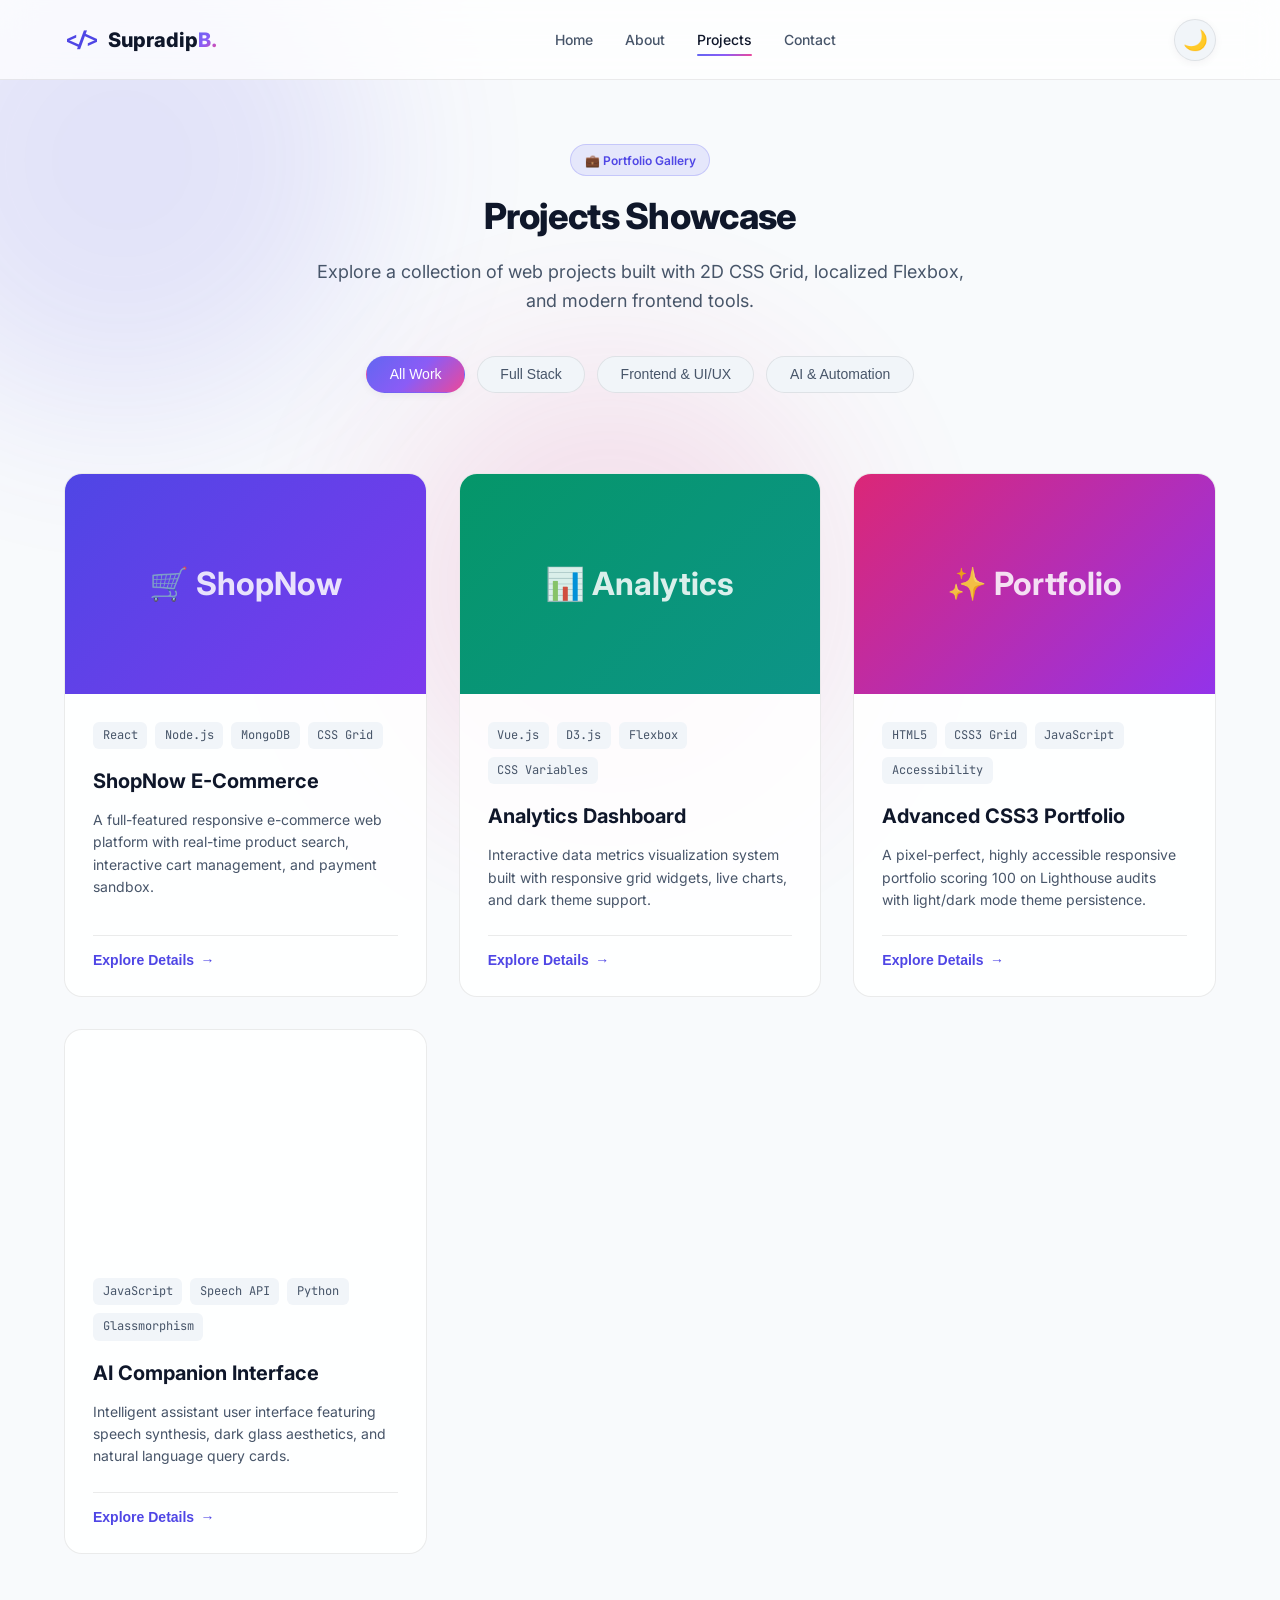
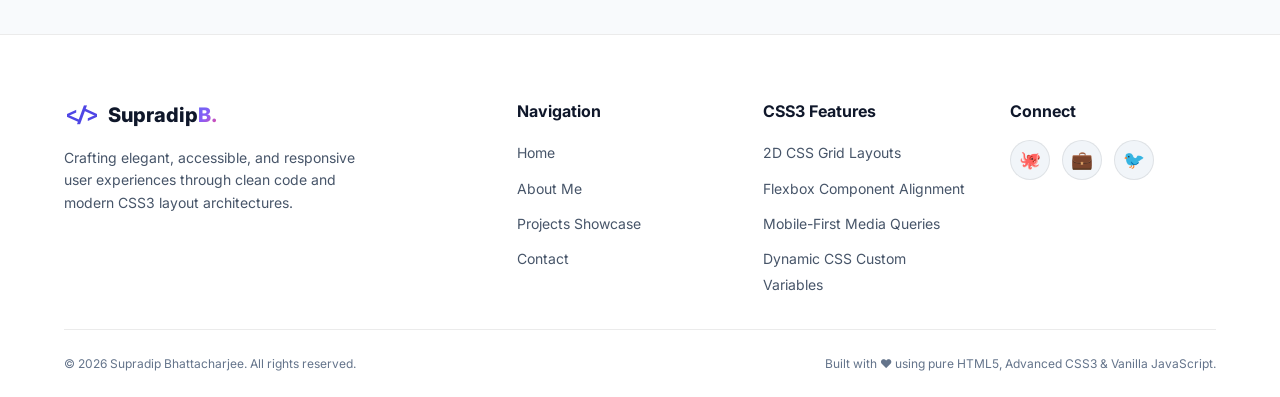
<file: projects.html>
<!DOCTYPE html>
<html lang="en" data-theme="dark">
<head>
  <meta charset="UTF-8" />
  <meta name="viewport" content="width=device-width, initial-scale=1.0" />
  <meta name="description" content="Projects Showcase by Supradip Bhattacharjee — Explore full stack applications, interactive dashboards, and modern web UI designs." />
  <meta name="keywords" content="Supradip Bhattacharjee, Projects, Portfolio, Web Applications, CSS3 Grid, Flexbox, React, Vue" />
  <meta name="author" content="Supradip Bhattacharjee" />
  <title>Projects Showcase | Supradip Bhattacharjee Portfolio</title>
  
  <!-- Modern Typography -->
  <link rel="preconnect" href="https://fonts.googleapis.com" />
  <link rel="preconnect" href="https://fonts.gstatic.com" crossorigin />
  <link href="https://fonts.googleapis.com/css2?family=Inter:wght@300;400;500;600;700;800&family=JetBrains+Mono:wght@400;500;700&display=swap" rel="stylesheet" />

  <!-- Stylesheets -->
  <link rel="stylesheet" href="css/styles.css" />

  <!-- Theme Handler Script -->
  <script src="js/theme.js"></script>
</head>
<body>

  <!-- Background Ambient Glow Blobs -->
  <div class="bg-ambient" aria-hidden="true">
    <div class="ambient-blob blob-1"></div>
    <div class="ambient-blob blob-3"></div>
  </div>

  <a href="#main-content" class="btn btn-primary" style="position: absolute; top: -100px; left: 1rem; z-index: 999; transition: top 0.2s;" onfocus="this.style.top='1rem'" onblur="this.style.top='-100px'">Skip to main content</a>

  <!-- ==========================================================================
       HEADER & NAVIGATION BAR
       ========================================================================== -->
  <header class="site-header" role="banner">
    <div class="container navbar">
      <a href="index.html" class="nav-logo" aria-label="Supradip Bhattacharjee Home">
        <span class="logo-code">&lt;/&gt;</span>
        <span>Supradip<span class="logo-accent">B.</span></span>
      </a>

      <nav aria-label="Main Navigation">
        <ul class="nav-menu" role="list">
          <li><a href="index.html" class="nav-link">Home</a></li>
          <li><a href="about.html" class="nav-link">About</a></li>
          <li><a href="projects.html" class="nav-link active" aria-current="page">Projects</a></li>
          <li><a href="contact.html" class="nav-link">Contact</a></li>
        </ul>
      </nav>

      <div class="nav-controls">
        <button class="theme-toggle-btn" aria-label="Toggle Light/Dark Theme">
          <span class="theme-icon-sun" aria-hidden="true">☀️</span>
          <span class="theme-icon-moon" aria-hidden="true">🌙</span>
        </button>

        <button class="hamburger" id="hamburger-btn" aria-expanded="false" aria-label="Toggle Navigation Menu">
          <span class="hamburger-line" aria-hidden="true"></span>
          <span class="hamburger-line" aria-hidden="true"></span>
          <span class="hamburger-line" aria-hidden="true"></span>
        </button>
      </div>
    </div>
  </header>

  <!-- Mobile Drawer Menu -->
  <aside class="mobile-nav" id="mobile-nav" aria-hidden="true">
    <ul class="mobile-nav-links" role="list">
      <li><a href="index.html" class="mobile-nav-link">Home</a></li>
      <li><a href="about.html" class="mobile-nav-link">About</a></li>
      <li><a href="projects.html" class="mobile-nav-link active">Projects</a></li>
      <li><a href="contact.html" class="mobile-nav-link">Contact</a></li>
    </ul>
  </aside>

  <!-- ==========================================================================
       MAIN CONTENT
       ========================================================================== -->
  <main id="main-content" tabindex="-1">

    <!-- PAGE HEADER SECTION -->
    <section class="section" style="padding: 4rem 0 2rem 0;">
      <div class="container">
        <header class="section-header fade-in-up" style="margin-bottom: 2.5rem;">
          <span class="badge" style="margin-bottom: 0.75rem;">💼 Portfolio Gallery</span>
          <h1 class="section-title">Projects Showcase</h1>
          <p class="section-subtitle">Explore a collection of web projects built with 2D CSS Grid, localized Flexbox, and modern frontend tools.</p>
        </header>

        <!-- Category Filter Tabs (Flexbox Alignment & Interactive State) -->
        <div class="filter-tabs fade-in-up delay-1" role="tablist" aria-label="Filter Projects by Category">
          <button class="filter-btn active" data-filter="all" role="tab" aria-selected="true">All Work</button>
          <button class="filter-btn" data-filter="fullstack" role="tab" aria-selected="false">Full Stack</button>
          <button class="filter-btn" data-filter="frontend" role="tab" aria-selected="false">Frontend &amp; UI/UX</button>
          <button class="filter-btn" data-filter="ai" role="tab" aria-selected="false">AI &amp; Automation</button>
        </div>
      </div>
    </section>

    <!-- PROJECTS SHOWCASE GRID (CSS Grid 2D Two-Dimensional Layout) -->
    <section class="section" style="padding-top: 0;">
      <div class="container">
        
        <div class="projects-grid">
          
          <!-- Project 1: ShopNow -->
          <article class="project-card fade-in-up delay-1" data-category="fullstack">
            <div class="project-img-box">
              <div class="project-img-placeholder" style="background: linear-gradient(135deg, #4f46e5 0%, #7c3aed 100%);">
                🛒 ShopNow
              </div>
              <div class="project-overlay">
                <button class="btn btn-primary open-modal-btn" data-project-id="shopnow">Quick View</button>
              </div>
            </div>
            <div class="project-content">
              <div class="project-tags">
                <span class="tag-chip">React</span>
                <span class="tag-chip">Node.js</span>
                <span class="tag-chip">MongoDB</span>
                <span class="tag-chip">CSS Grid</span>
              </div>
              <h3 class="project-title">ShopNow E-Commerce</h3>
              <p class="project-desc">A full-featured responsive e-commerce web platform with real-time product search, interactive cart management, and payment sandbox.</p>
              <div class="project-footer">
                <button class="project-details-btn open-modal-btn" data-project-id="shopnow">
                  <span>Explore Details</span>
                  <span aria-hidden="true">→</span>
                </button>
              </div>
            </div>
          </article>

          <!-- Project 2: Analytics Dashboard -->
          <article class="project-card fade-in-up delay-2" data-category="frontend">
            <div class="project-img-box">
              <div class="project-img-placeholder" style="background: linear-gradient(135deg, #059669 0%, #0d9488 100%);">
                📊 Analytics
              </div>
              <div class="project-overlay">
                <button class="btn btn-primary open-modal-btn" data-project-id="analytics">Quick View</button>
              </div>
            </div>
            <div class="project-content">
              <div class="project-tags">
                <span class="tag-chip">Vue.js</span>
                <span class="tag-chip">D3.js</span>
                <span class="tag-chip">Flexbox</span>
                <span class="tag-chip">CSS Variables</span>
              </div>
              <h3 class="project-title">Analytics Dashboard</h3>
              <p class="project-desc">Interactive data metrics visualization system built with responsive grid widgets, live charts, and dark theme support.</p>
              <div class="project-footer">
                <button class="project-details-btn open-modal-btn" data-project-id="analytics">
                  <span>Explore Details</span>
                  <span aria-hidden="true">→</span>
                </button>
              </div>
            </div>
          </article>

          <!-- Project 3: Portfolio Site -->
          <article class="project-card fade-in-up delay-3" data-category="frontend">
            <div class="project-img-box">
              <div class="project-img-placeholder" style="background: linear-gradient(135deg, #db2777 0%, #9333ea 100%);">
                ✨ Portfolio
              </div>
              <div class="project-overlay">
                <button class="btn btn-primary open-modal-btn" data-project-id="portfolio">Quick View</button>
              </div>
            </div>
            <div class="project-content">
              <div class="project-tags">
                <span class="tag-chip">HTML5</span>
                <span class="tag-chip">CSS3 Grid</span>
                <span class="tag-chip">JavaScript</span>
                <span class="tag-chip">Accessibility</span>
              </div>
              <h3 class="project-title">Advanced CSS3 Portfolio</h3>
              <p class="project-desc">A pixel-perfect, highly accessible responsive portfolio scoring 100 on Lighthouse audits with light/dark mode theme persistence.</p>
              <div class="project-footer">
                <button class="project-details-btn open-modal-btn" data-project-id="portfolio">
                  <span>Explore Details</span>
                  <span aria-hidden="true">→</span>
                </button>
              </div>
            </div>
          </article>

          <!-- Project 4: AI Companion -->
          <article class="project-card fade-in-up delay-4" data-category="ai">
            <div class="project-img-box">
              <div class="project-img-placeholder" style="background: linear-gradient(135deg, #2563eb 0%, #06b6d4 100%);">
                🤖 AI Companion
              </div>
              <div class="project-overlay">
                <button class="btn btn-primary open-modal-btn" data-project-id="ai-assistant">Quick View</button>
              </div>
            </div>
            <div class="project-content">
              <div class="project-tags">
                <span class="tag-chip">JavaScript</span>
                <span class="tag-chip">Speech API</span>
                <span class="tag-chip">Python</span>
                <span class="tag-chip">Glassmorphism</span>
              </div>
              <h3 class="project-title">AI Companion Interface</h3>
              <p class="project-desc">Intelligent assistant user interface featuring speech synthesis, dark glass aesthetics, and natural language query cards.</p>
              <div class="project-footer">
                <button class="project-details-btn open-modal-btn" data-project-id="ai-assistant">
                  <span>Explore Details</span>
                  <span aria-hidden="true">→</span>
                </button>
              </div>
            </div>
          </article>

        </div>

      </div>
    </section>

  </main>

  <!-- ==========================================================================
       PROJECT MODAL DIALOG WINDOW
       ========================================================================== -->
  <div class="modal-backdrop" id="project-modal" role="dialog" aria-modal="true" aria-labelledby="modal-title">
    <div class="modal-box">
      <button class="modal-close-btn" id="modal-close" aria-label="Close Modal">✕</button>
      
      <span class="badge" id="modal-category">Project Category</span>
      <h2 id="modal-title" style="margin: 0.75rem 0 1rem 0; font-size: var(--fs-2xl);">Project Details</h2>
      
      <p id="modal-desc" style="color: var(--text-secondary); font-size: var(--fs-base); margin-bottom: 1.5rem;">Project details description text will load here.</p>
      
      <div style="margin-bottom: 1.5rem;">
        <h4 style="font-size: var(--fs-sm); text-transform: uppercase; color: var(--text-muted); margin-bottom: 0.75rem;">Technologies Used</h4>
        <div id="modal-tags" class="project-tags"></div>
      </div>

      <div style="margin-bottom: 2rem;">
        <h4 style="font-size: var(--fs-sm); text-transform: uppercase; color: var(--text-muted); margin-bottom: 0.75rem;">Key Architecture Features</h4>
        <ul id="modal-features" style="list-style: none; display: flex; flex-direction: column; gap: 0.5rem; font-size: var(--fs-sm); color: var(--text-secondary);"></ul>
      </div>

      <div class="flex-wrap gap-md">
        <a id="modal-demo-link" href="#" target="_blank" class="btn btn-primary">Live Demo</a>
        <a id="modal-repo-link" href="#" target="_blank" class="btn btn-secondary">GitHub Source</a>
      </div>
    </div>
  </div>

  <button class="back-to-top" id="back-to-top" aria-label="Scroll back to top">↑</button>

  <!-- ==========================================================================
       FOOTER
       ========================================================================== -->
  <footer class="site-footer" role="contentinfo">
    <div class="container">
      <div class="footer-grid">
        <div class="footer-brand">
          <a href="index.html" class="nav-logo">
            <span class="logo-code">&lt;/&gt;</span>
            <span>Supradip<span class="logo-accent">B.</span></span>
          </a>
          <p class="footer-desc">
            Crafting elegant, accessible, and responsive user experiences through clean code and modern CSS3 layout architectures.
          </p>
        </div>

        <div>
          <h4 class="footer-col-title">Navigation</h4>
          <ul class="footer-links">
            <li><a href="index.html" class="footer-link">Home</a></li>
            <li><a href="about.html" class="footer-link">About Me</a></li>
            <li><a href="projects.html" class="footer-link">Projects Showcase</a></li>
            <li><a href="contact.html" class="footer-link">Contact</a></li>
          </ul>
        </div>

        <div>
          <h4 class="footer-col-title">CSS3 Features</h4>
          <ul class="footer-links">
            <li><span class="footer-link">2D CSS Grid Layouts</span></li>
            <li><span class="footer-link">Flexbox Component Alignment</span></li>
            <li><span class="footer-link">Mobile-First Media Queries</span></li>
            <li><span class="footer-link">Dynamic CSS Custom Variables</span></li>
          </ul>
        </div>

        <div>
          <h4 class="footer-col-title">Connect</h4>
          <div class="social-links">
            <a href="https://github.com" target="_blank" class="social-icon-btn" aria-label="GitHub Profile">🐙</a>
            <a href="https://linkedin.com" target="_blank" class="social-icon-btn" aria-label="LinkedIn Profile">💼</a>
            <a href="https://twitter.com" target="_blank" class="social-icon-btn" aria-label="Twitter Profile">🐦</a>
          </div>
        </div>
      </div>

      <div class="footer-bottom">
        <p>&copy; <span id="year"></span> Supradip Bhattacharjee. All rights reserved.</p>
        <p>Built with ❤️ using pure HTML5, Advanced CSS3 &amp; Vanilla JavaScript.</p>
      </div>
    </div>
  </footer>

  <script src="js/main.js"></script>
</body>
</html>
</file>
<file: css/styles.css>
/* ==========================================================================
   MAIN STYLESHEET (CONSOLIDATED)
   Project: Supradip Bhattacharjee — Advanced CSS3 Portfolio
   ========================================================================== */

@import url('variables.css');
@import url('layout.css');
@import url('components.css');

/* --------------------------------------------------------------------------
   1. Extra Animations & Keyframes
   -------------------------------------------------------------------------- */
@keyframes fadeInUp {
  from {
    opacity: 0;
    transform: translateY(25px);
  }
  to {
    opacity: 1;
    transform: translateY(0);
  }
}

.fade-in-up {
  animation: fadeInUp 0.8s cubic-bezier(0.16, 1, 0.3, 1) forwards;
}

.delay-1 { animation-delay: 0.15s; }
.delay-2 { animation-delay: 0.3s; }
.delay-3 { animation-delay: 0.45s; }
.delay-4 { animation-delay: 0.6s; }

/* --------------------------------------------------------------------------
   2. Background Grid Overlay & Ambient Blobs
   -------------------------------------------------------------------------- */
.bg-ambient {
  position: fixed;
  inset: 0;
  pointer-events: none;
  z-index: 0;
  overflow: hidden;
}

.ambient-blob {
  position: absolute;
  border-radius: 50%;
  filter: blur(90px);
  opacity: 0.25;
  transition: opacity var(--transition-slow);
}

.blob-1 {
  top: -10%;
  left: -10%;
  width: 500px;
  height: 500px;
  background: var(--accent-primary);
}

.blob-2 {
  bottom: 10%;
  right: -10%;
  width: 600px;
  height: 600px;
  background: var(--accent-secondary);
}

.blob-3 {
  top: 40%;
  left: 30%;
  width: 450px;
  height: 450px;
  background: var(--accent-tertiary);
  opacity: 0.15;
}

[data-theme="light"] .ambient-blob {
  opacity: 0.12;
}

/* --------------------------------------------------------------------------
   3. Experience Timeline (About Page)
   -------------------------------------------------------------------------- */
.timeline {
  position: relative;
  max-width: 800px;
  margin: 0 auto;
  padding-left: 2rem;
  border-left: 2px solid var(--border-medium);
}

.timeline-item {
  position: relative;
  margin-bottom: 2.5rem;
}

.timeline-item::before {
  content: '';
  position: absolute;
  left: calc(-2rem - 6px);
  top: 0.25rem;
  width: 10px;
  height: 10px;
  border-radius: var(--radius-full);
  background: var(--accent-primary);
  box-shadow: 0 0 10px var(--accent-primary);
}

.timeline-date {
  font-family: var(--font-mono);
  font-size: var(--fs-xs);
  color: var(--accent-primary);
  font-weight: var(--fw-bold);
  margin-bottom: 0.4rem;
}

.timeline-role {
  font-size: var(--fs-lg);
  font-weight: var(--fw-bold);
  color: var(--text-primary);
}

.timeline-company {
  font-size: var(--fs-sm);
  color: var(--text-secondary);
  margin-bottom: 0.75rem;
}

.timeline-desc {
  font-size: var(--fs-sm);
  color: var(--text-secondary);
}

/* --------------------------------------------------------------------------
   4. Footer Styling
   -------------------------------------------------------------------------- */
.site-footer {
  background-color: var(--bg-surface);
  border-top: 1px solid var(--border-subtle);
  position: relative;
  z-index: 10;
}

.footer-brand {
  display: flex;
  flex-direction: column;
  gap: 1rem;
}

.footer-desc {
  color: var(--text-secondary);
  font-size: var(--fs-sm);
  max-width: 300px;
}

.footer-col-title {
  font-size: var(--fs-base);
  font-weight: var(--fw-bold);
  color: var(--text-primary);
  margin-bottom: 1rem;
}

.footer-links {
  list-style: none;
  display: flex;
  flex-direction: column;
  gap: 0.6rem;
}

.footer-link {
  text-decoration: none;
  color: var(--text-secondary);
  font-size: var(--fs-sm);
  transition: color var(--transition-fast);
}

.footer-link:hover {
  color: var(--accent-primary);
}

.social-links {
  display: flex;
  gap: 0.75rem;
}

.social-icon-btn {
  width: 40px;
  height: 40px;
  border-radius: var(--radius-full);
  background-color: var(--bg-surface-elevated);
  border: 1px solid var(--border-subtle);
  color: var(--text-primary);
  display: flex;
  align-items: center;
  justify-content: center;
  text-decoration: none;
  font-size: 1.1rem;
  transition: all var(--transition-fast);
}

.social-icon-btn:hover {
  border-color: var(--accent-primary);
  color: #ffffff;
  background: var(--gradient-accent);
  transform: translateY(-3px);
  box-shadow: var(--shadow-glow);
}

.footer-bottom {
  padding: 1.5rem 0;
  border-top: 1px solid var(--border-subtle);
  display: flex;
  flex-wrap: wrap;
  align-items: center;
  justify-content: space-between;
  gap: 1rem;
  font-size: var(--fs-xs);
  color: var(--text-muted);
}
</file>
